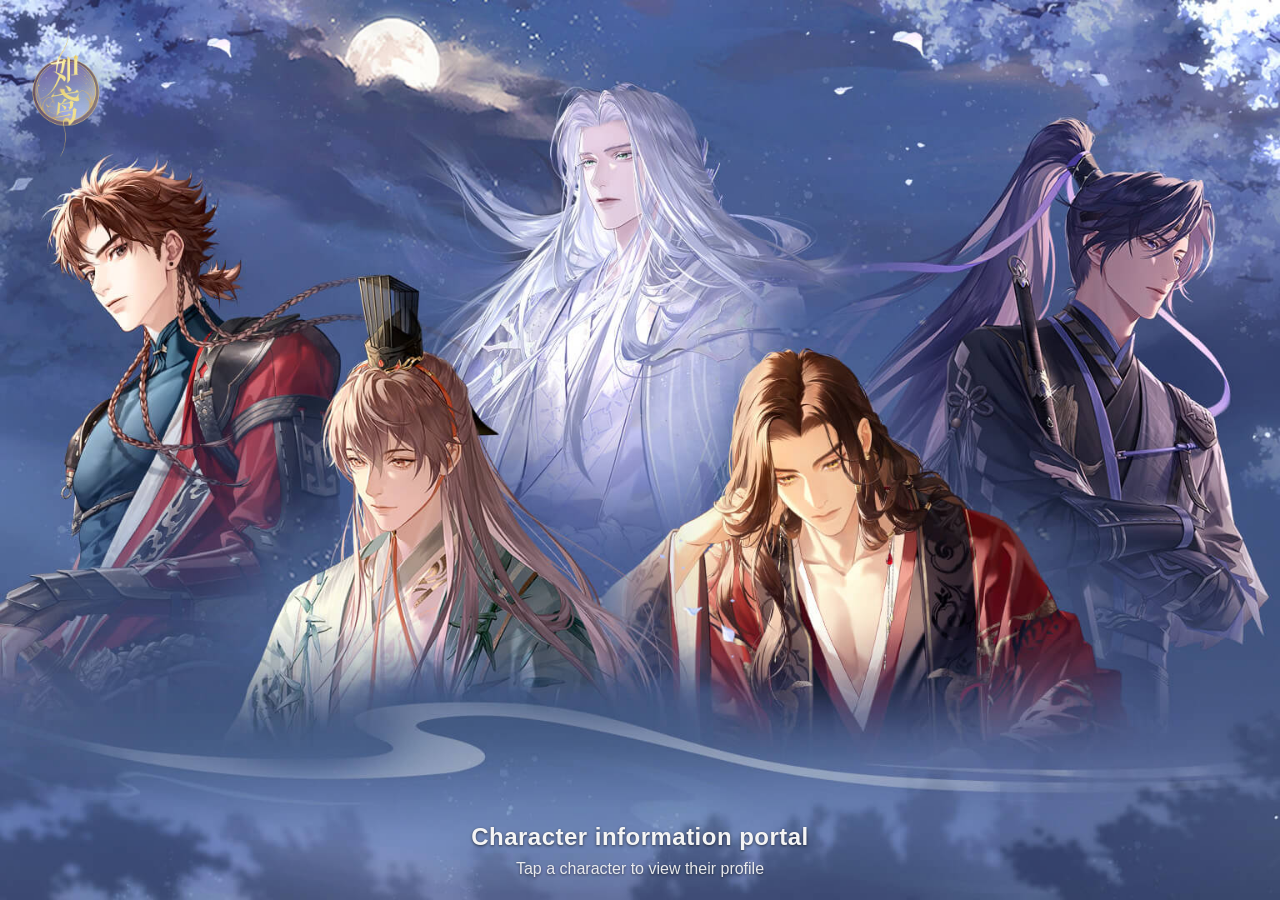
<file: index.html>
﻿<!-- index page for character selection -->
<!DOCTYPE html>
<html lang="en">
<head>
  <meta charset="UTF-8">
  <meta name="viewport" content="width=device-width, initial-scale=1">
  <title>Character Selection</title>
  <link rel="stylesheet" href="css/style.css">
</head>
<body>
  <a href="#main-content" class="skip-link">Skip to main content</a>
  <main id="main-content">
    <h1 class="sr-only">Character Selection</h1>
    <div class="char-container">
      <div class="logo">
        <img src="images/LOGO.png" alt="Site logo">
      </div>

      <picture class="bg-art">
        <source media="(max-width: 900px)" srcset="images/characters_m.png">
        <img src="images/characters.png" alt="Character selection artwork showing all roles">
      </picture>
      <div class="hotspot-strip">
        <a class="hotspot hotspot-1" href="role1.html" title="Sun Ce"></a>
        <a class="hotspot hotspot-2" href="role2.html" title="Yuan Ji"></a>
        <a class="hotspot hotspot-3" href="role3.html" title="Zuo Ci"></a>
        <a class="hotspot hotspot-4" href="role4.html" title="Liu Bian"></a>
        <a class="hotspot hotspot-5" href="role5.html" title="Fu Rong"></a>
      </div>

      <div class="info-bar">
        <p class="info-main">Character information portal</p>
        <p class="info-sub">Tap a character to view their profile</p>
      </div>
    </div>
  </main>

  <div class="loading-overlay" aria-hidden="true">
    <div class="spinner" role="presentation"></div>
    <span class="loading-text">Loading...</span>
  </div>

  <script src="js/main.js"></script>
</body>
</html>
</file>
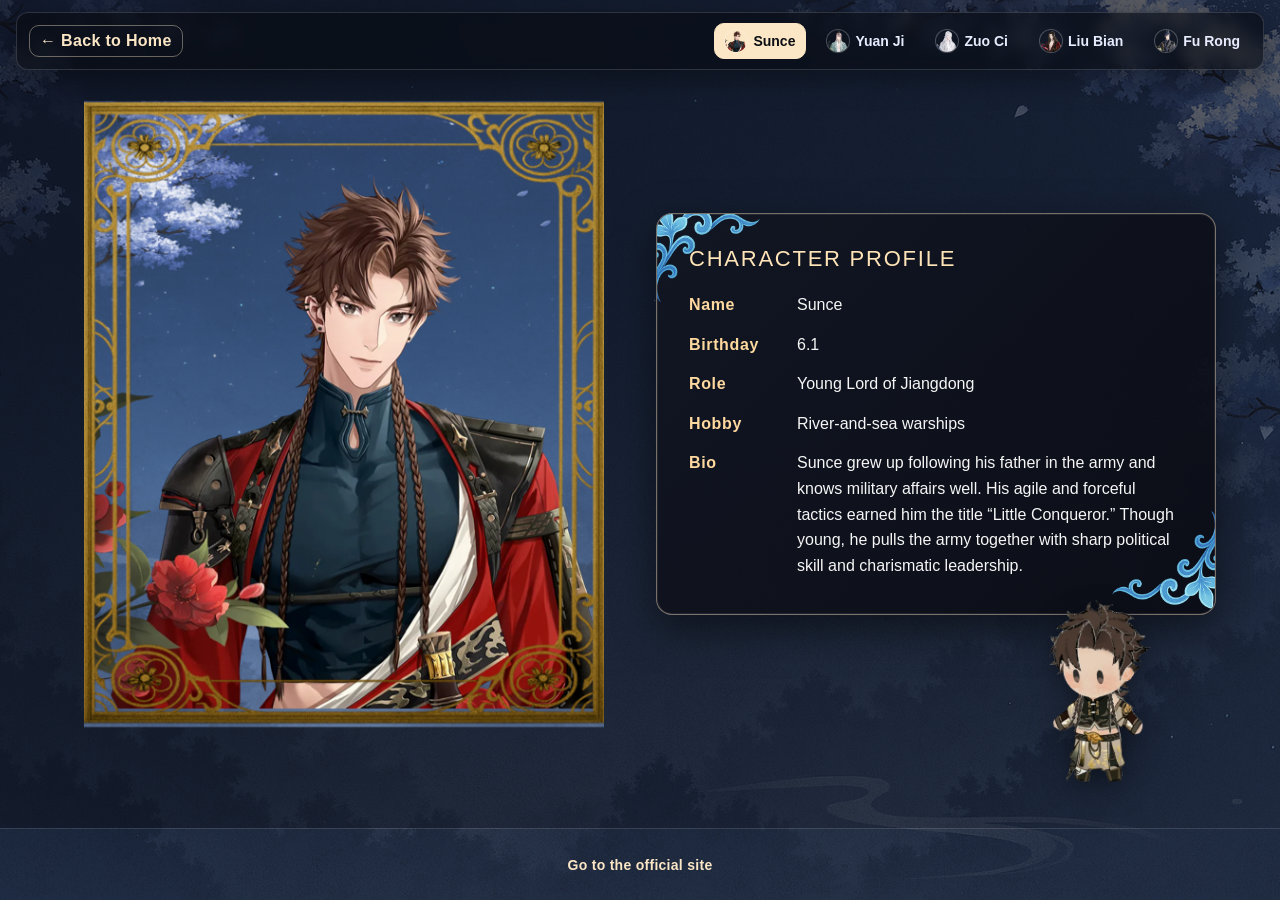
<file: role1.html>
﻿<!-- role1 Sunce profile -->
<!DOCTYPE html>
<html lang="en">
<head>
  <meta charset="UTF-8">
  <meta name="viewport" content="width=device-width, initial-scale=1.0">
  <title>Sunce Profile</title>
  <link rel="stylesheet" href="css/role1.css">
</head>
<body>
  <a href="#main-content" class="skip-link">Skip to main content</a>
  <header class="nav-bar">
    <a class="nav-back" href="index.html" aria-label="Back to home">← Back to Home</a>
    <button class="nav-toggle" type="button" aria-expanded="false" aria-controls="nav-links">
      <span class="sr-only">Toggle navigation</span>
      <span class="nav-toggle-icon" aria-hidden="true"></span>
    </button>
    <nav id="nav-links" class="nav-links" aria-label="Character navigation">
      <a href="role1.html" class="active"><img class="nav-icon" src="images/Sunce.png" alt="">Sunce</a>
      <a href="role2.html"><img class="nav-icon" src="images/Yuanji.png" alt="">Yuan Ji</a>
      <a href="role3.html"><img class="nav-icon" src="images/Zuoci.png" alt="">Zuo Ci</a>
      <a href="role4.html"><img class="nav-icon" src="images/Liubian.png" alt="">Liu Bian</a>
      <a href="role5.html"><img class="nav-icon" src="images/Furong.png" alt="">Fu Rong</a>
    </nav>
  </header>

  <main id="main-content" class="page">
    <h1 class="sr-only">Sunce profile</h1>
    <section class="card">
      <img class="card-frame" src="images/card_background.png" alt="">
      <img class="card-frame-top" src="images/card_frame.png" alt="">
      <img class="card-portrait" src="images/Sunce.png" alt="Sunce portrait">
    </section>

    <section class="info-panel">
      <div class="info-heading">Character Profile</div>
      <dl class="info-list">
        <div class="info-row">
          <dt>Name</dt>
          <dd>Sunce</dd>
        </div>
        <div class="info-row">
          <dt>Birthday</dt>
          <dd>6.1</dd>
        </div>
        <div class="info-row">
          <dt>Role</dt>
          <dd>Young Lord of Jiangdong</dd>
        </div>
        <div class="info-row">
          <dt>Hobby</dt>
          <dd>River-and-sea warships</dd>
        </div>
        <div class="info-row">
          <dt>Bio</dt>
          <dd>Sunce grew up following his father in the army and knows military affairs well. His agile and forceful tactics earned him the title “Little Conqueror.” Though young, he pulls the army together with sharp political skill and charismatic leadership.</dd>
        </div>
      </dl>
    </section>

    <button class="chibi-trigger" type="button" aria-label="Sunce chibi dialog">
      <img src="images/Sunce_q.png" alt="Sunce chibi illustration">
      <span class="chibi-dialog" role="dialog" aria-live="polite">You look even better than I imagined.</span>
    </button>
  </main>

  <footer class="site-footer">
    <a href="https://yuan.lingxigames.com/#/pc" target="_blank" rel="noopener noreferrer">Go to the official site</a>
  </footer>

  <script src="js/role1.js"></script>
</body>
</html>
</file>
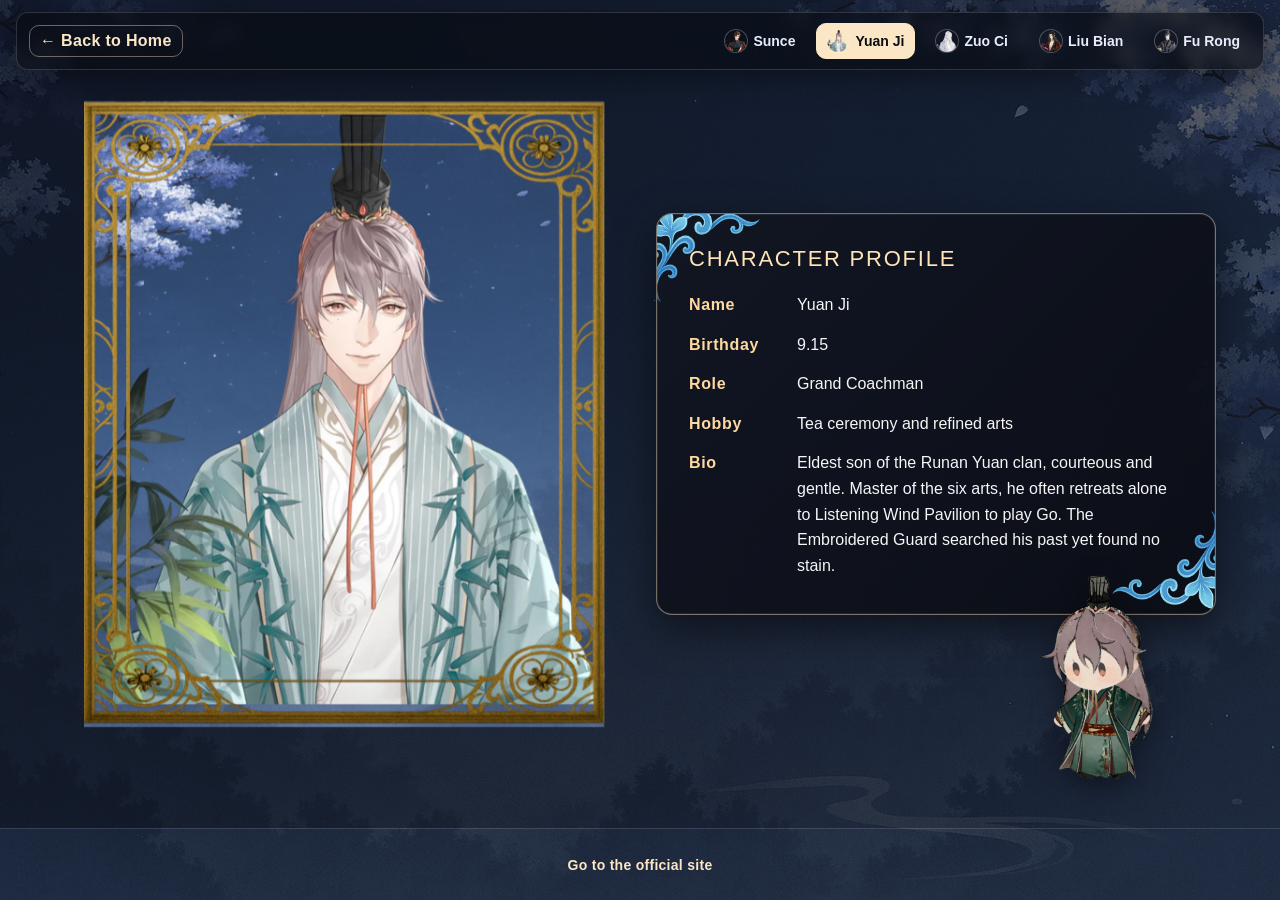
<file: role2.html>
﻿<!-- role2 Yuan Ji profile -->
<!DOCTYPE html>
<html lang="en">
<head>
  <meta charset="UTF-8">
  <meta name="viewport" content="width=device-width, initial-scale=1.0">
  <title>Yuan Ji Profile</title>
  <link rel="stylesheet" href="css/role1.css">
</head>
<body>
  <a href="#main-content" class="skip-link">Skip to main content</a>
  <header class="nav-bar">
    <a class="nav-back" href="index.html" aria-label="Back to home">← Back to Home</a>
    <button class="nav-toggle" type="button" aria-expanded="false" aria-controls="nav-links">
      <span class="sr-only">Toggle navigation</span>
      <span class="nav-toggle-icon" aria-hidden="true"></span>
    </button>
    <nav id="nav-links" class="nav-links" aria-label="Character navigation">
      <a href="role1.html"><img class="nav-icon" src="images/Sunce.png" alt="">Sunce</a>
      <a href="role2.html" class="active"><img class="nav-icon" src="images/Yuanji.png" alt="">Yuan Ji</a>
      <a href="role3.html"><img class="nav-icon" src="images/Zuoci.png" alt="">Zuo Ci</a>
      <a href="role4.html"><img class="nav-icon" src="images/Liubian.png" alt="">Liu Bian</a>
      <a href="role5.html"><img class="nav-icon" src="images/Furong.png" alt="">Fu Rong</a>
    </nav>
  </header>

  <main id="main-content" class="page">
    <h1 class="sr-only">Yuan Ji profile</h1>
    <section class="card">
      <img class="card-frame" src="images/card_background.png" alt="">
      <img class="card-frame-top" src="images/card_frame.png" alt="">
      <img class="card-portrait" src="images/Yuanji.png" alt="Yuan Ji portrait">
    </section>

    <section class="info-panel">
      <div class="info-heading">Character Profile</div>
      <dl class="info-list">
        <div class="info-row">
          <dt>Name</dt>
          <dd>Yuan Ji</dd>
        </div>
        <div class="info-row">
          <dt>Birthday</dt>
          <dd>9.15</dd>
        </div>
        <div class="info-row">
          <dt>Role</dt>
          <dd>Grand Coachman</dd>
        </div>
        <div class="info-row">
          <dt>Hobby</dt>
          <dd>Tea ceremony and refined arts</dd>
        </div>
        <div class="info-row">
          <dt>Bio</dt>
          <dd>Eldest son of the Runan Yuan clan, courteous and gentle. Master of the six arts, he often retreats alone to Listening Wind Pavilion to play Go. The Embroidered Guard searched his past yet found no stain.</dd>
        </div>
      </dl>
    </section>

    <button class="chibi-trigger" type="button" aria-label="Yuan Ji chibi dialog">
      <img src="images/Yuanji_q.png" alt="Yuan Ji chibi illustration">
      <span class="chibi-dialog" role="dialog" aria-live="polite">“My heart is no stone; it will not turn.” Do you truly mean to gift me this line?</span>
    </button>
  </main>

  <footer class="site-footer">
    <a href="https://yuan.lingxigames.com/#/pc" target="_blank" rel="noopener noreferrer">Go to the official site</a>
  </footer>

  <script src="js/role1.js"></script>
</body>
</html>
</file>
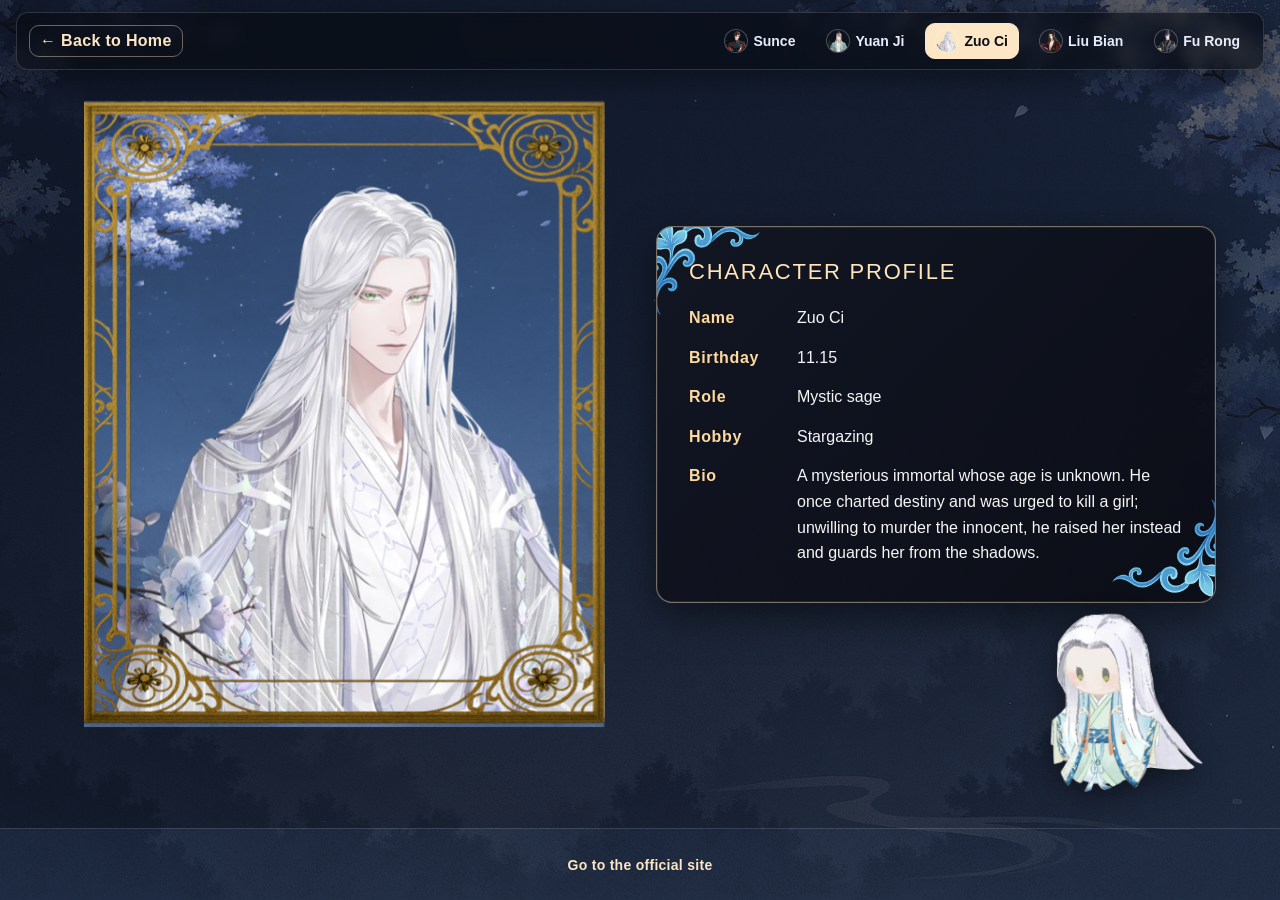
<file: role3.html>
﻿<!-- role3 Zuo Ci profile -->
<!DOCTYPE html>
<html lang="en">
<head>
  <meta charset="UTF-8">
  <meta name="viewport" content="width=device-width, initial-scale=1.0">
  <title>Zuo Ci Profile</title>
  <link rel="stylesheet" href="css/role1.css">
</head>
<body>
  <a href="#main-content" class="skip-link">Skip to main content</a>
  <header class="nav-bar">
    <a class="nav-back" href="index.html" aria-label="Back to home">← Back to Home</a>
    <button class="nav-toggle" type="button" aria-expanded="false" aria-controls="nav-links">
      <span class="sr-only">Toggle navigation</span>
      <span class="nav-toggle-icon" aria-hidden="true"></span>
    </button>
    <nav id="nav-links" class="nav-links" aria-label="Character navigation">
      <a href="role1.html"><img class="nav-icon" src="images/Sunce.png" alt="">Sunce</a>
      <a href="role2.html"><img class="nav-icon" src="images/Yuanji.png" alt="">Yuan Ji</a>
      <a href="role3.html" class="active"><img class="nav-icon" src="images/Zuoci.png" alt="">Zuo Ci</a>
      <a href="role4.html"><img class="nav-icon" src="images/Liubian.png" alt="">Liu Bian</a>
      <a href="role5.html"><img class="nav-icon" src="images/Furong.png" alt="">Fu Rong</a>
    </nav>
  </header>

  <main id="main-content" class="page">
    <h1 class="sr-only">Zuo Ci profile</h1>
    <section class="card">
      <img class="card-frame" src="images/card_background.png" alt="">
      <img class="card-frame-top" src="images/card_frame.png" alt="">
      <img class="card-portrait" src="images/Zuoci.png" alt="Zuo Ci portrait">
    </section>

    <section class="info-panel">
      <div class="info-heading">Character Profile</div>
      <dl class="info-list">
        <div class="info-row">
          <dt>Name</dt>
          <dd>Zuo Ci</dd>
        </div>
        <div class="info-row">
          <dt>Birthday</dt>
          <dd>11.15</dd>
        </div>
        <div class="info-row">
          <dt>Role</dt>
          <dd>Mystic sage</dd>
        </div>
        <div class="info-row">
          <dt>Hobby</dt>
          <dd>Stargazing</dd>
        </div>
        <div class="info-row">
          <dt>Bio</dt>
          <dd>A mysterious immortal whose age is unknown. He once charted destiny and was urged to kill a girl; unwilling to murder the innocent, he raised her instead and guards her from the shadows.</dd>
        </div>
      </dl>
    </section>

    <button class="chibi-trigger" type="button" aria-label="Zuo Ci chibi dialog">
      <img src="images/Zuoci_q.png" alt="Zuo Ci chibi illustration">
      <span class="chibi-dialog" role="dialog" aria-live="polite">Trust no one but me.</span>
    </button>
  </main>

  <footer class="site-footer">
    <a href="https://yuan.lingxigames.com/#/pc" target="_blank" rel="noopener noreferrer">Go to the official site</a>
  </footer>

  <script src="js/role1.js"></script>
</body>
</html>
</file>
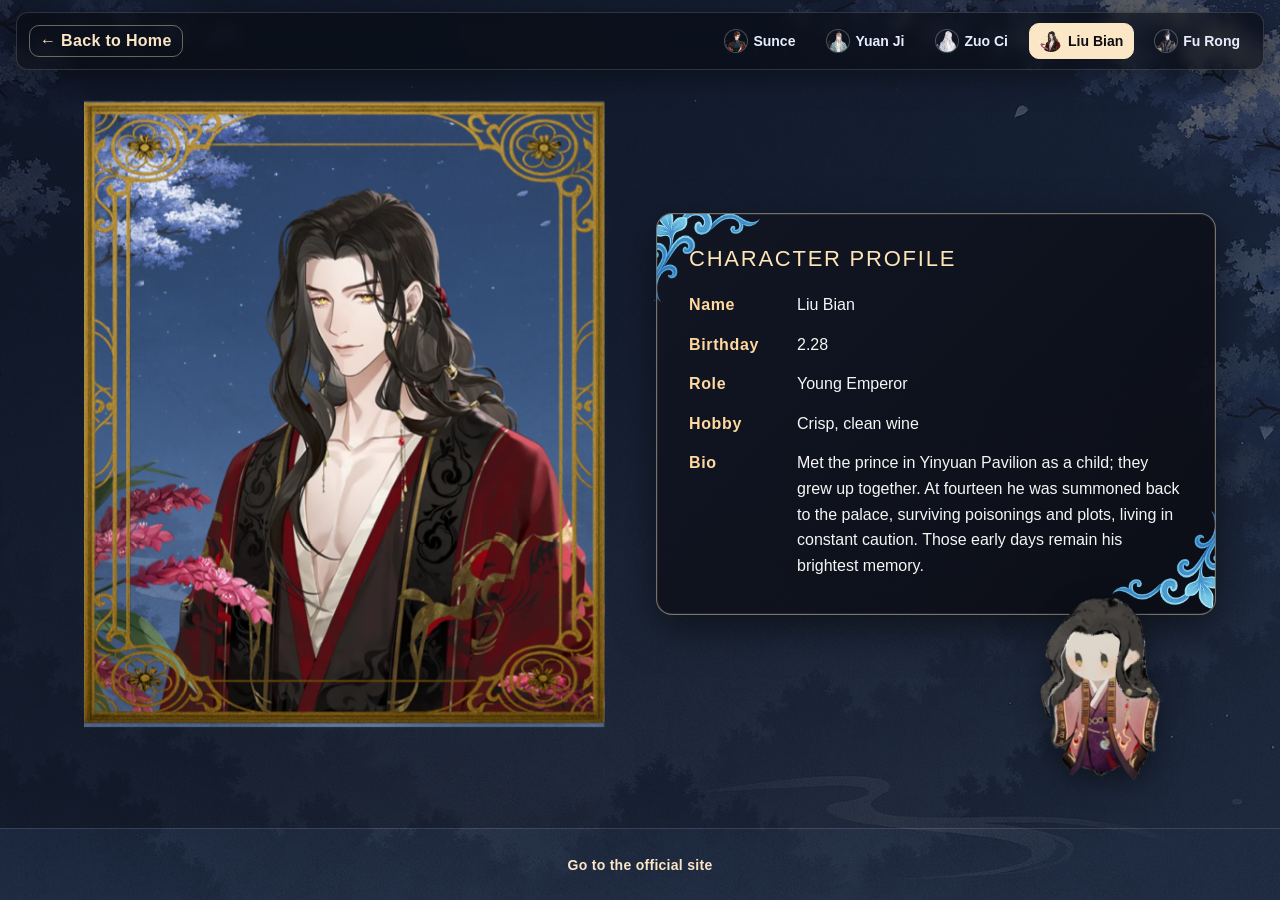
<file: role4.html>
﻿<!-- role4 Liu Bian profile -->
<!DOCTYPE html>
<html lang="en">
<head>
  <meta charset="UTF-8">
  <meta name="viewport" content="width=device-width, initial-scale=1.0">
  <title>Liu Bian Profile</title>
  <link rel="stylesheet" href="css/role1.css">
</head>
<body>
  <a href="#main-content" class="skip-link">Skip to main content</a>
  <header class="nav-bar">
    <a class="nav-back" href="index.html" aria-label="Back to home">← Back to Home</a>
    <button class="nav-toggle" type="button" aria-expanded="false" aria-controls="nav-links">
      <span class="sr-only">Toggle navigation</span>
      <span class="nav-toggle-icon" aria-hidden="true"></span>
    </button>
    <nav id="nav-links" class="nav-links" aria-label="Character navigation">
      <a href="role1.html"><img class="nav-icon" src="images/Sunce.png" alt="">Sunce</a>
      <a href="role2.html"><img class="nav-icon" src="images/Yuanji.png" alt="">Yuan Ji</a>
      <a href="role3.html"><img class="nav-icon" src="images/Zuoci.png" alt="">Zuo Ci</a>
      <a href="role4.html" class="active"><img class="nav-icon" src="images/Liubian.png" alt="">Liu Bian</a>
      <a href="role5.html"><img class="nav-icon" src="images/Furong.png" alt="">Fu Rong</a>
    </nav>
  </header>

  <main id="main-content" class="page">
    <h1 class="sr-only">Liu Bian profile</h1>
    <section class="card">
      <img class="card-frame" src="images/card_background.png" alt="">
      <img class="card-frame-top" src="images/card_frame.png" alt="">
      <img class="card-portrait" src="images/Liubian.png" alt="Liu Bian portrait">
    </section>

    <section class="info-panel">
      <div class="info-heading">Character Profile</div>
      <dl class="info-list">
        <div class="info-row">
          <dt>Name</dt>
          <dd>Liu Bian</dd>
        </div>
        <div class="info-row">
          <dt>Birthday</dt>
          <dd>2.28</dd>
        </div>
        <div class="info-row">
          <dt>Role</dt>
          <dd>Young Emperor</dd>
        </div>
        <div class="info-row">
          <dt>Hobby</dt>
          <dd>Crisp, clean wine</dd>
        </div>
        <div class="info-row">
          <dt>Bio</dt>
          <dd>Met the prince in Yinyuan Pavilion as a child; they grew up together. At fourteen he was summoned back to the palace, surviving poisonings and plots, living in constant caution. Those early days remain his brightest memory.</dd>
        </div>
      </dl>
    </section>

    <button class="chibi-trigger" type="button" aria-label="Liu Bian chibi dialog">
      <img src="images/Liubian_q.png" alt="Liu Bian chibi illustration">
      <span class="chibi-dialog" role="dialog" aria-live="polite">You and the Embroidered Guard are the last blade I can wield—and the one I least wish to draw.</span>
    </button>
  </main>

  <footer class="site-footer">
    <a href="https://yuan.lingxigames.com/#/pc" target="_blank" rel="noopener noreferrer">Go to the official site</a>
  </footer>

  <script src="js/role1.js"></script>
</body>
</html>
</file>
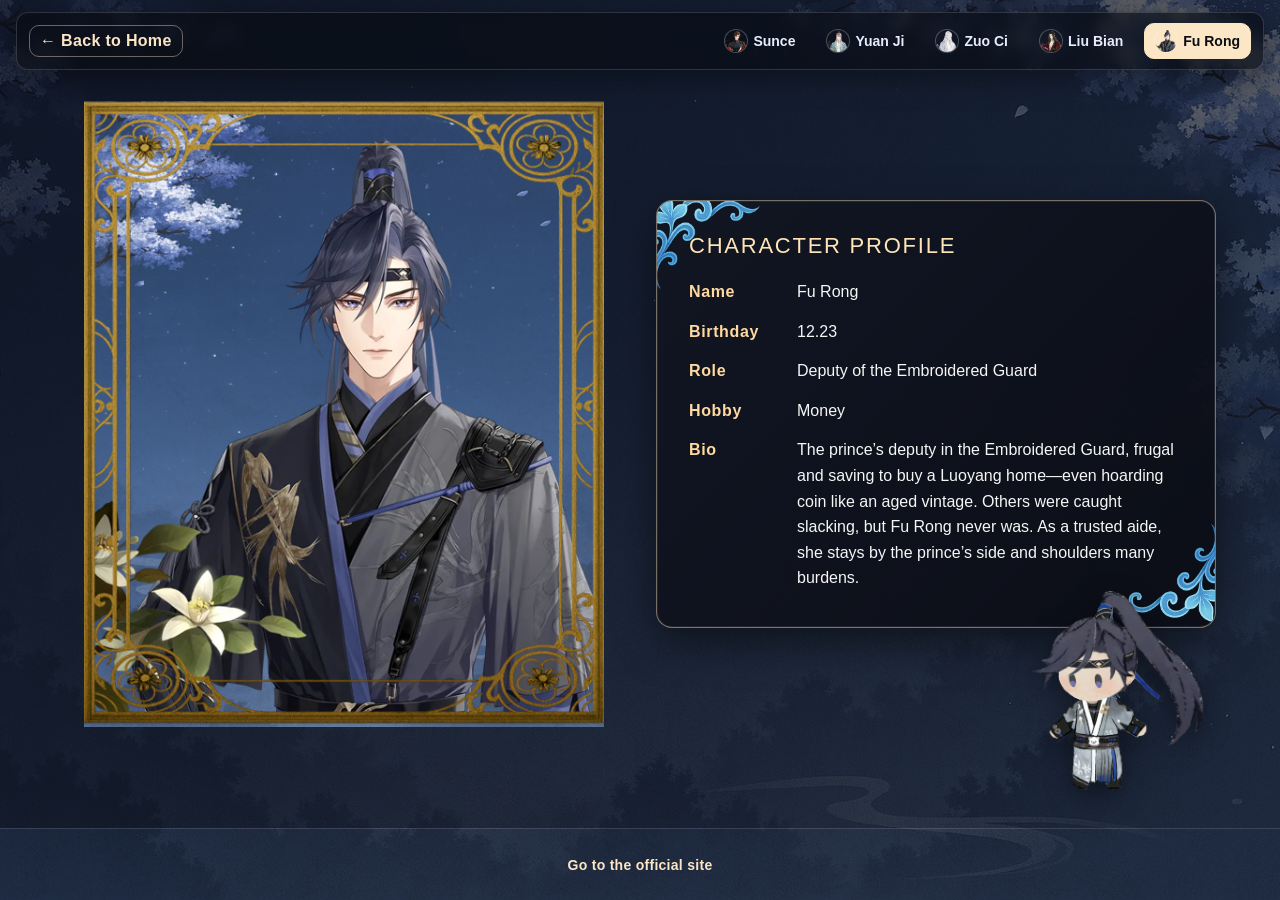
<file: role5.html>
﻿<!-- role5 Fu Rong profile -->
<!DOCTYPE html>
<html lang="en">
<head>
  <meta charset="UTF-8">
  <meta name="viewport" content="width=device-width, initial-scale=1.0">
  <title>Fu Rong Profile</title>
  <link rel="stylesheet" href="css/role1.css">
</head>
<body>
  <a href="#main-content" class="skip-link">Skip to main content</a>
  <header class="nav-bar">
    <a class="nav-back" href="index.html" aria-label="Back to home">← Back to Home</a>
    <button class="nav-toggle" type="button" aria-expanded="false" aria-controls="nav-links">
      <span class="sr-only">Toggle navigation</span>
      <span class="nav-toggle-icon" aria-hidden="true"></span>
    </button>
    <nav id="nav-links" class="nav-links" aria-label="Character navigation">
      <a href="role1.html"><img class="nav-icon" src="images/Sunce.png" alt="">Sunce</a>
      <a href="role2.html"><img class="nav-icon" src="images/Yuanji.png" alt="">Yuan Ji</a>
      <a href="role3.html"><img class="nav-icon" src="images/Zuoci.png" alt="">Zuo Ci</a>
      <a href="role4.html"><img class="nav-icon" src="images/Liubian.png" alt="">Liu Bian</a>
      <a href="role5.html" class="active"><img class="nav-icon" src="images/Furong.png" alt="">Fu Rong</a>
    </nav>
  </header>

  <main id="main-content" class="page">
    <h1 class="sr-only">Fu Rong profile</h1>
    <section class="card">
      <img class="card-frame" src="images/card_background.png" alt="">
      <img class="card-frame-top" src="images/card_frame.png" alt="">
      <img class="card-portrait" src="images/Furong.png" alt="Fu Rong portrait">
    </section>

    <section class="info-panel">
      <div class="info-heading">Character Profile</div>
      <dl class="info-list">
        <div class="info-row">
          <dt>Name</dt>
          <dd>Fu Rong</dd>
        </div>
        <div class="info-row">
          <dt>Birthday</dt>
          <dd>12.23</dd>
        </div>
        <div class="info-row">
          <dt>Role</dt>
          <dd>Deputy of the Embroidered Guard</dd>
        </div>
        <div class="info-row">
          <dt>Hobby</dt>
          <dd>Money</dd>
        </div>
        <div class="info-row">
          <dt>Bio</dt>
          <dd>The prince’s deputy in the Embroidered Guard, frugal and saving to buy a Luoyang home—even hoarding coin like an aged vintage. Others were caught slacking, but Fu Rong never was. As a trusted aide, she stays by the prince’s side and shoulders many burdens.</dd>
        </div>
      </dl>
    </section>

    <button class="chibi-trigger" type="button" aria-label="Fu Rong chibi dialog">
      <img src="images/Furong_q.png" alt="Fu Rong chibi illustration">
      <span class="chibi-dialog" role="dialog" aria-live="polite">The only matter I care about is whether you live or die.</span>
    </button>
  </main>

  <footer class="site-footer">
    <a href="https://yuan.lingxigames.com/#/pc" target="_blank" rel="noopener noreferrer">Go to the official site</a>
  </footer>

  <script src="js/role1.js"></script>
</body>
</html>
</file>
<file: css/style.css>
﻿html {
  scroll-behavior: smooth;
}

body {
  margin: 0;
  background: #111;
  font-family: Arial, sans-serif;
  color: #fff;
  min-height: 100vh;
  overflow: hidden;
}

.sr-only {
  position: absolute;
  width: 1px;
  height: 1px;
  padding: 0;
  margin: -1px;
  overflow: hidden;
  clip: rect(0, 0, 0, 0);
  border: 0;
}

.char-container {
  position: relative;
  width: 100vw;
  height: 100vh;
  max-width: none;
}

.char-container .bg-art {
  width: 100%;
  height: 100%;
  display: block;
}

.char-container .bg-art img {
  width: 100%;
  height: 100%;
  object-fit: cover;
  display: block;
}

.logo {
  position: absolute;
  top: 16px;
  left: 16px;
  z-index: 2;
}

.logo img {
  display: block;
  width: 100px;
  max-width: 22vw;
  height: auto;
}

.hotspot-strip {
  position: absolute;
  inset: 0;
  display: flex;
  align-items: stretch;
  justify-content: space-between;
  padding: 0 10%;
}

.hotspot {
  flex: 1 1 0;
  height: 100%;
  display: block;
  cursor: pointer;
}

.info-bar {
  position: absolute;
  left: 0;
  right: 0;
  bottom: 20px;
  text-align: center;
  color: #f5f5f5;
  font-weight: 600;
  text-shadow: 0 1px 3px rgba(0, 0, 0, 0.6);
  line-height: 1.4;
}

.info-main {
  margin: 0;
  font-size: 24px;
  letter-spacing: 0.02em;
}

.info-sub {
  margin: 4px 0 0;
  font-size: 16px;
  font-weight: 500;
  opacity: 0.92;
  animation: portal-pulse 1.8s ease-in-out infinite;
  transform-origin: center;
}

.loading-overlay {
  position: fixed;
  inset: 0;
  display: flex;
  align-items: center;
  justify-content: center;
  gap: 12px;
  background: rgba(0, 0, 0, 0.6);
  backdrop-filter: blur(4px);
  opacity: 0;
  pointer-events: none;
  transition: opacity 0.18s ease;
  z-index: 20;
}

.loading-overlay .spinner {
  width: 28px;
  height: 28px;
  border-radius: 50%;
  border: 3px solid rgba(255, 255, 255, 0.2);
  border-top-color: #fbe6c5;
  animation: spin 0.8s linear infinite;
}

.loading-overlay .loading-text {
  color: #fbe6c5;
  font-weight: 700;
  letter-spacing: 0.02em;
}

body.is-loading .loading-overlay {
  opacity: 1;
  pointer-events: all;
}

@keyframes spin {
  to {
    transform: rotate(360deg);
  }
}

@keyframes portal-pulse {
  0% {
    opacity: 0;
    transform: translateY(2px) scale(0.98);
  }
  30% {
    opacity: 1;
    transform: translateY(0) scale(1);
  }
  65% {
    opacity: 0.45;
    transform: translateY(-1px) scale(1.02);
  }
  100% {
    opacity: 0.9;
    transform: translateY(0) scale(1);
  }
}

@media (max-width: 900px) {
  .hotspot-strip {
    flex-direction: column;
    padding: 0;
  }

  .hotspot-1 { order: 1; }
  .hotspot-5 { order: 2; }
  .hotspot-2 { order: 3; }
  .hotspot-3 { order: 4; }
  .hotspot-4 { order: 5; }
}

.skip-link {
  position: absolute;
  top: -40px;
  left: 0;
  background: #000;
  color: #fbe6c5;
  padding: 8px 16px;
  z-index: 100;
  transition: top 0.3s;
  text-decoration: none;
  font-weight: bold;
  border-bottom-right-radius: 8px;
}

.skip-link:focus {
  top: 0;
  outline: 2px solid #fbe6c5;
}
</file>
<file: css/role1.css>
﻿:root {
  --footer-h: 72px;
  --chibi-mobile-gap: 0px;
  --chibi-w: 280px;
}

body {
  margin: 0;
  min-height: 100vh;
  font-family: "Segoe UI", Arial, sans-serif;
  color: #f8f8f8;
  background: url("../images/background.png") center/cover no-repeat fixed #0b0d13;
}

.sr-only {
  position: absolute;
  width: 1px;
  height: 1px;
  padding: 0;
  margin: -1px;
  overflow: hidden;
  clip: rect(0, 0, 0, 0);
  border: 0;
}

.nav-bar {
  position: fixed;
  top: 12px;
  left: 16px;
  right: 16px;
  display: flex;
  align-items: center;
  gap: 16px;
  justify-content: flex-start;
  padding: 10px 12px;
  background: rgba(8, 10, 18, 0.6);
  border: 1px solid rgba(255, 255, 255, 0.15);
  border-radius: 12px;
  backdrop-filter: blur(6px);
  box-shadow: 0 10px 28px rgba(0, 0, 0, 0.35);
  z-index: 10;
  position: fixed;
}

.nav-toggle {
  display: none;
  background: rgba(251, 230, 197, 0.12);
  border: 1px solid rgba(251, 230, 197, 0.4);
  color: #fbe6c5;
  border-radius: 10px;
  padding: 8px 10px;
  cursor: pointer;
  align-items: center;
  justify-content: center;
  gap: 6px;
}

.nav-toggle:focus-visible {
  outline: 2px solid #fbe6c5;
  outline-offset: 2px;
}

.nav-toggle-icon,
.nav-toggle-icon::before,
.nav-toggle-icon::after {
  display: block;
  width: 18px;
  height: 2px;
  background: currentColor;
  border-radius: 1px;
  position: relative;
  content: "";
}

.nav-toggle-icon::before,
.nav-toggle-icon::after {
  position: absolute;
  left: 0;
}

.nav-toggle-icon::before {
  top: -6px;
}

.nav-toggle-icon::after {
  top: 6px;
}

.nav-back {
  color: #fbe6c5;
  text-decoration: none;
  font-weight: 700;
  letter-spacing: 0.02em;
  padding: 6px 10px;
  border-radius: 10px;
  border: 1px solid rgba(251, 230, 197, 0.4);
  transition: background 0.2s, border-color 0.2s, color 0.2s;
}

.nav-back:hover {
  background: rgba(251, 230, 197, 0.12);
  border-color: rgba(251, 230, 197, 0.7);
  color: #fff4df;
}

.nav-links {
  display: flex;
  align-items: center;
  gap: 10px;
  flex-wrap: wrap;
  margin-left: auto;
}

.nav-links a {
  color: #e8ecff;
  text-decoration: none;
  padding: 6px 10px;
  border-radius: 10px;
  font-weight: 600;
  font-size: 14px;
  border: 1px solid transparent;
  transition: background 0.2s, color 0.2s, border-color 0.2s;
  display: inline-flex;
  align-items: center;
  gap: 6px;
}

.nav-links a:hover {
  background: rgba(255, 255, 255, 0.08);
  border-color: rgba(255, 255, 255, 0.25);
}

.nav-links a.active {
  color: #0b0d13;
  background: #fbe6c5;
  border-color: #fbe6c5;
}

.nav-icon {
  width: 22px;
  height: 22px;
  border-radius: 50%;
  object-fit: cover;
  display: block;
  box-shadow: 0 0 0 1px rgba(255, 255, 255, 0.25);
}

.page {
  display: grid;
  grid-template-columns: 1.05fr 1fr;
  gap: 32px;
  align-items: center;
  justify-items: center;
  padding: 48px 64px;
  min-height: calc(100vh - var(--footer-h));
  background: linear-gradient(120deg, rgba(6, 8, 16, 0.78), rgba(10, 12, 20, 0.6));
  box-sizing: border-box;
  position: relative;
}

.card {
  position: relative;
  width: min(520px, 42vw);
  aspect-ratio: 3 / 4;
  overflow: visible;
  animation: fade-up 0.65s ease forwards;
  animation-delay: 0.02s;
  opacity: 0;
  transform: translateY(12px);
  will-change: opacity, transform;
}

.card-frame {
  position: absolute;
  inset: 0;
  width: 100%;
  height: 100%;
  object-fit: contain;
  z-index: 1;
  pointer-events: none;
}

.card-frame-top {
  position: absolute;
  inset: 0;
  width: 100%;
  height: 100%;
  object-fit: contain;
  z-index: 4;
  pointer-events: none;
  transform: translate(var(--frame-top-offset-x), var(--frame-top-offset-y)) scale(1.02);
}

.card-portrait {
  position: absolute;
  width: auto;
  height: auto;
  max-width: 100%;
  max-height: 100%;
  object-fit: contain;
  transform: translateY(8%);
  z-index: 2;
}

.card-caption {
  position: absolute;
  bottom: 6%;
  left: 50%;
  transform: translateX(-50%);
  padding: 8px 16px;
  background: rgba(0, 0, 0, 0.45);
  border: 1px solid rgba(255, 255, 255, 0.35);
  border-radius: 12px;
  backdrop-filter: blur(4px);
  z-index: 3;
}

.card-caption .name {
  font-size: 20px;
  letter-spacing: 0.06em;
}

.info-panel {
  position: relative;
  width: min(560px, 48vw);
  padding: 32px 32px 36px;
  background: linear-gradient(135deg, rgba(18, 22, 34, 0.92), rgba(10, 12, 20, 0.92));
  border: 1px solid rgba(251, 230, 197, 0.45);
  border-radius: 16px;
  box-shadow: 0 14px 40px rgba(0, 0, 0, 0.5), inset 0 0 0 1px rgba(255, 255, 255, 0.08);
  box-sizing: border-box;
  overflow: hidden;
  animation: fade-up 0.65s ease forwards;
  animation-delay: 0.08s;
  opacity: 0;
  transform: translateY(12px);
  will-change: opacity, transform;
}

.info-panel::before,
.info-panel::after {
  content: "";
  position: absolute;
  width: 120px;
  height: 120px;
  pointer-events: none;
  background-size: contain;
  background-repeat: no-repeat;
}

.info-panel::before {
  top: -12px;
  left: -12px;
  background-image: url("../images/top_left.png");
}

.info-panel::after {
  bottom: -12px;
  right: -12px;
  background-image: url("../images/bottom_right.png");
}

.info-heading {
  margin: 0 0 20px;
  font-size: 22px;
  letter-spacing: 0.08em;
  text-transform: uppercase;
  color: #ffe4b8;
}

.info-list {
  margin: 0;
  padding: 0;
  display: grid;
  gap: 14px;
}

.info-row {
  display: grid;
  grid-template-columns: 96px 1fr;
  gap: 12px;
  align-items: baseline;
}

.info-row dt {
  margin: 0;
  font-weight: 700;
  letter-spacing: 0.04em;
  color: #ffd99f;
}

.info-row dd {
  margin: 0;
  font-weight: 400;
  line-height: 1.6;
  color: #f6f6f6;
}

.chibi-trigger {
  position: absolute;
  right: 36px;
  bottom: calc(-50px + var(--footer-h));
  background: none;
  border: none;
  padding: 0;
  cursor: pointer;
  display: block;
  z-index: 6;
}

.chibi-trigger img {
  width: 280px;
  height: auto;
  display: block;
  filter: drop-shadow(0 8px 14px rgba(0, 0, 0, 0.45));
  transition: transform 0.15s ease;
}

.chibi-trigger:hover img {
  transform: translateY(-4px);
}

.chibi-dialog {
  position: absolute;
  right: 100%;
  bottom: 80px;
  transform: translateX(-10px);
  display: none;
  width: max-content;
  max-width: 360px;
  min-width: 120px;
  padding: 12px 14px;
  border-radius: 12px;
  background: rgba(10, 12, 20, 0.9);
  color: #fbe6c5;
  font-weight: 600;
  box-shadow: 0 10px 28px rgba(0, 0, 0, 0.35);
  border: 1px solid rgba(255, 255, 255, 0.18);
  line-height: 1.4;
  white-space: normal;
  word-break: break-word;
  writing-mode: horizontal-tb;
  text-align: left;
}

.chibi-dialog::after {
  content: "";
  position: absolute;
  top: 50%;
  right: -12px;
  transform: translateY(-50%);
  border-width: 10px 0 10px 12px;
  border-style: solid;
  border-color: transparent transparent transparent rgba(10, 12, 20, 0.9);
  filter: drop-shadow(1px 0 2px rgba(0, 0, 0, 0.3));
}

.chibi-trigger.is-open .chibi-dialog {
  display: block;
}

.site-footer {
  position: fixed;
  left: 0;
  right: 0;
  bottom: 0;
  height: var(--footer-h);
  box-sizing: border-box;
  display: flex;
  align-items: center;
  justify-content: center;
  text-align: center;
  padding: 12px;
  color: #e8ecff;
  font-size: 14px;
  background: rgba(8, 10, 18, 0.55);
  border-top: 1px solid rgba(255, 255, 255, 0.12);
}

.site-footer a {
  color: #fbe6c5;
  text-decoration: none;
  font-weight: 700;
  letter-spacing: 0.02em;
}

.site-footer a:hover {
  text-decoration: underline;
}

.skip-link {
  position: absolute;
  top: -40px;
  left: 0;
  background: #000;
  color: #fbe6c5;
  padding: 8px 16px;
  z-index: 100;
  transition: top 0.3s;
  text-decoration: none;
  font-weight: bold;
  border-bottom-right-radius: 8px;
}

.skip-link:focus {
  top: 0;
  outline: 2px solid #fbe6c5;
}

@keyframes fade-up {
  from {
    opacity: 0;
    transform: translateY(16px);
  }
  to {
    opacity: 1;
    transform: translateY(0);
  }
}

@media (max-width: 900px) {
  :root {
    --chibi-mobile-gap: 280px;
  }

  .page {
    grid-template-columns: 1fr;
    grid-template-rows: auto auto;
    gap: 24px;
    padding: 32px 20px calc(50px + var(--chibi-mobile-gap));
  }

  .card,
  .info-panel {
    width: min(520px, 92vw);
  }

  .nav-toggle {
    display: inline-flex;
  }

  .nav-links {
    position: absolute;
    top: calc(100% + 8px);
    right: 12px;
    left: 12px;
    flex-direction: column;
    gap: 8px;
    padding: 10px;
    background: rgba(8, 10, 18, 0.9);
    border: 1px solid rgba(255, 255, 255, 0.15);
    border-radius: 12px;
    box-shadow: 0 10px 28px rgba(0, 0, 0, 0.35);
    display: none;
  }

  .nav-bar.nav-open .nav-links {
    display: flex;
  }

  .card {
    order: 1;
  }

  .info-panel {
    order: 2;
  }

  .chibi-trigger {
    right: 16px;
    bottom: calc(12px + var(--footer-h));
  }

  .chibi-dialog {
    --dialog-w: clamp(60px, calc(100vw - var(--chibi-w) - 44px), 320px);
    width: var(--dialog-w);
    max-width: none;
    left: max(16px, calc(100vw - 16px - var(--chibi-w) - 12px - var(--dialog-w)));
    right: auto;
    bottom: calc(100% + 12px);
    transform: none;
    text-align: left;
  }

  .chibi-dialog::after {
    top: 50%;
    right: -12px;
    bottom: auto;
    transform: translateY(-50%);
    border-width: 10px 0 10px 12px;
    border-color: transparent transparent transparent rgba(10, 12, 20, 0.9);
  }
}

@media (prefers-reduced-motion: reduce) {
  .card,
  .info-panel {
    animation: none;
    opacity: 1;
    transform: none;
  }
}
</file>
